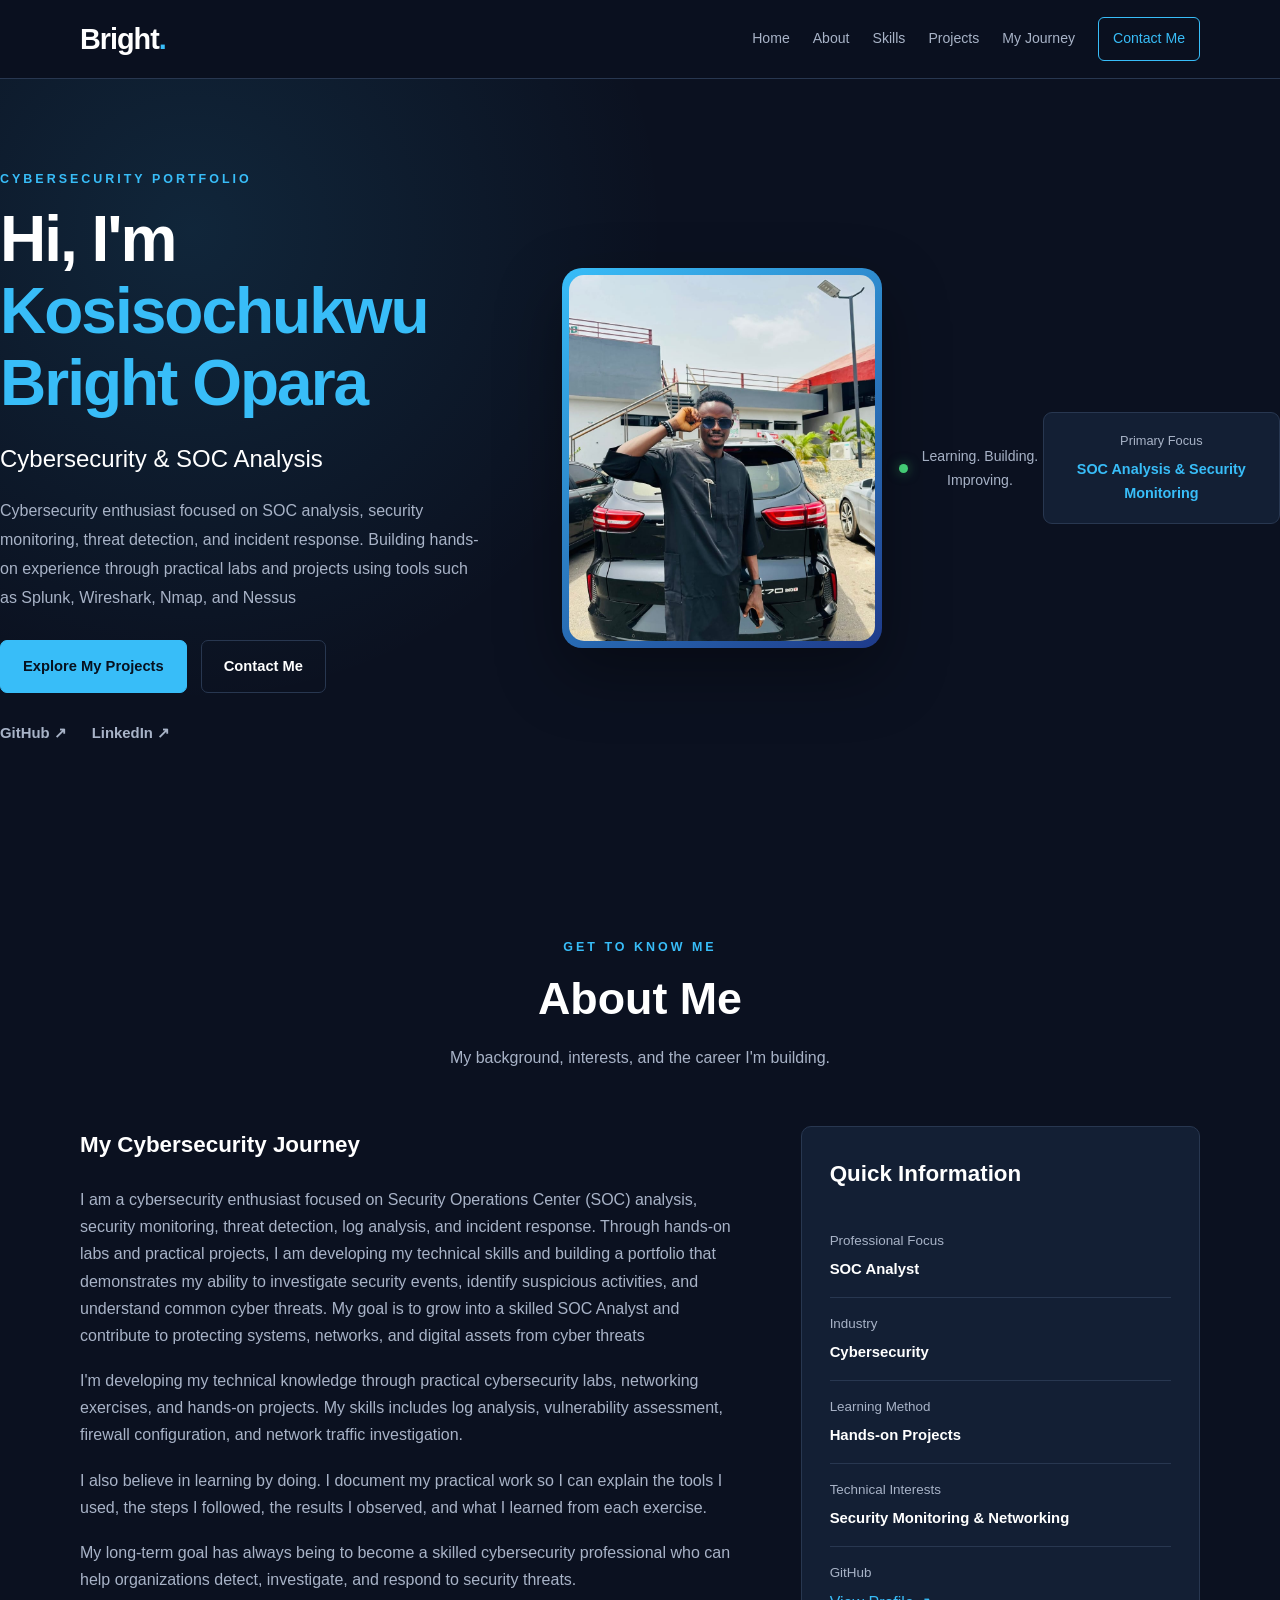
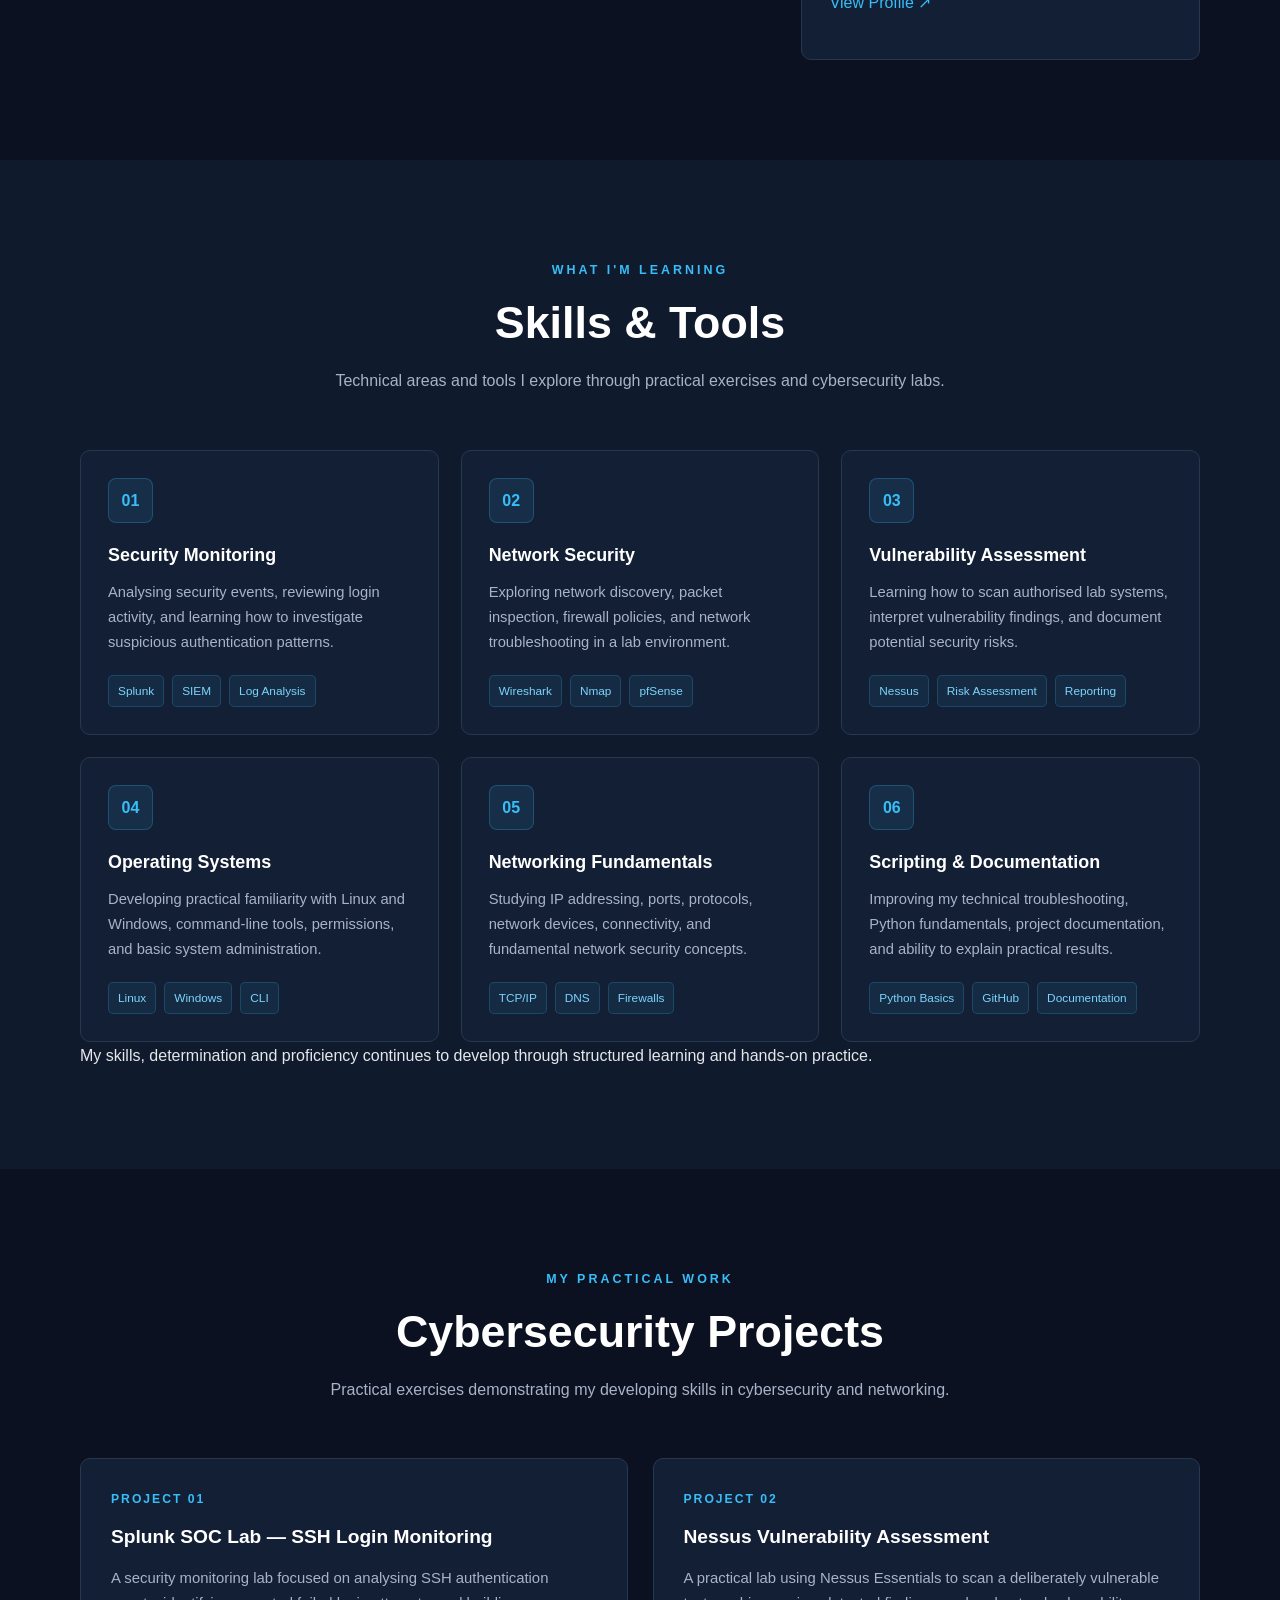
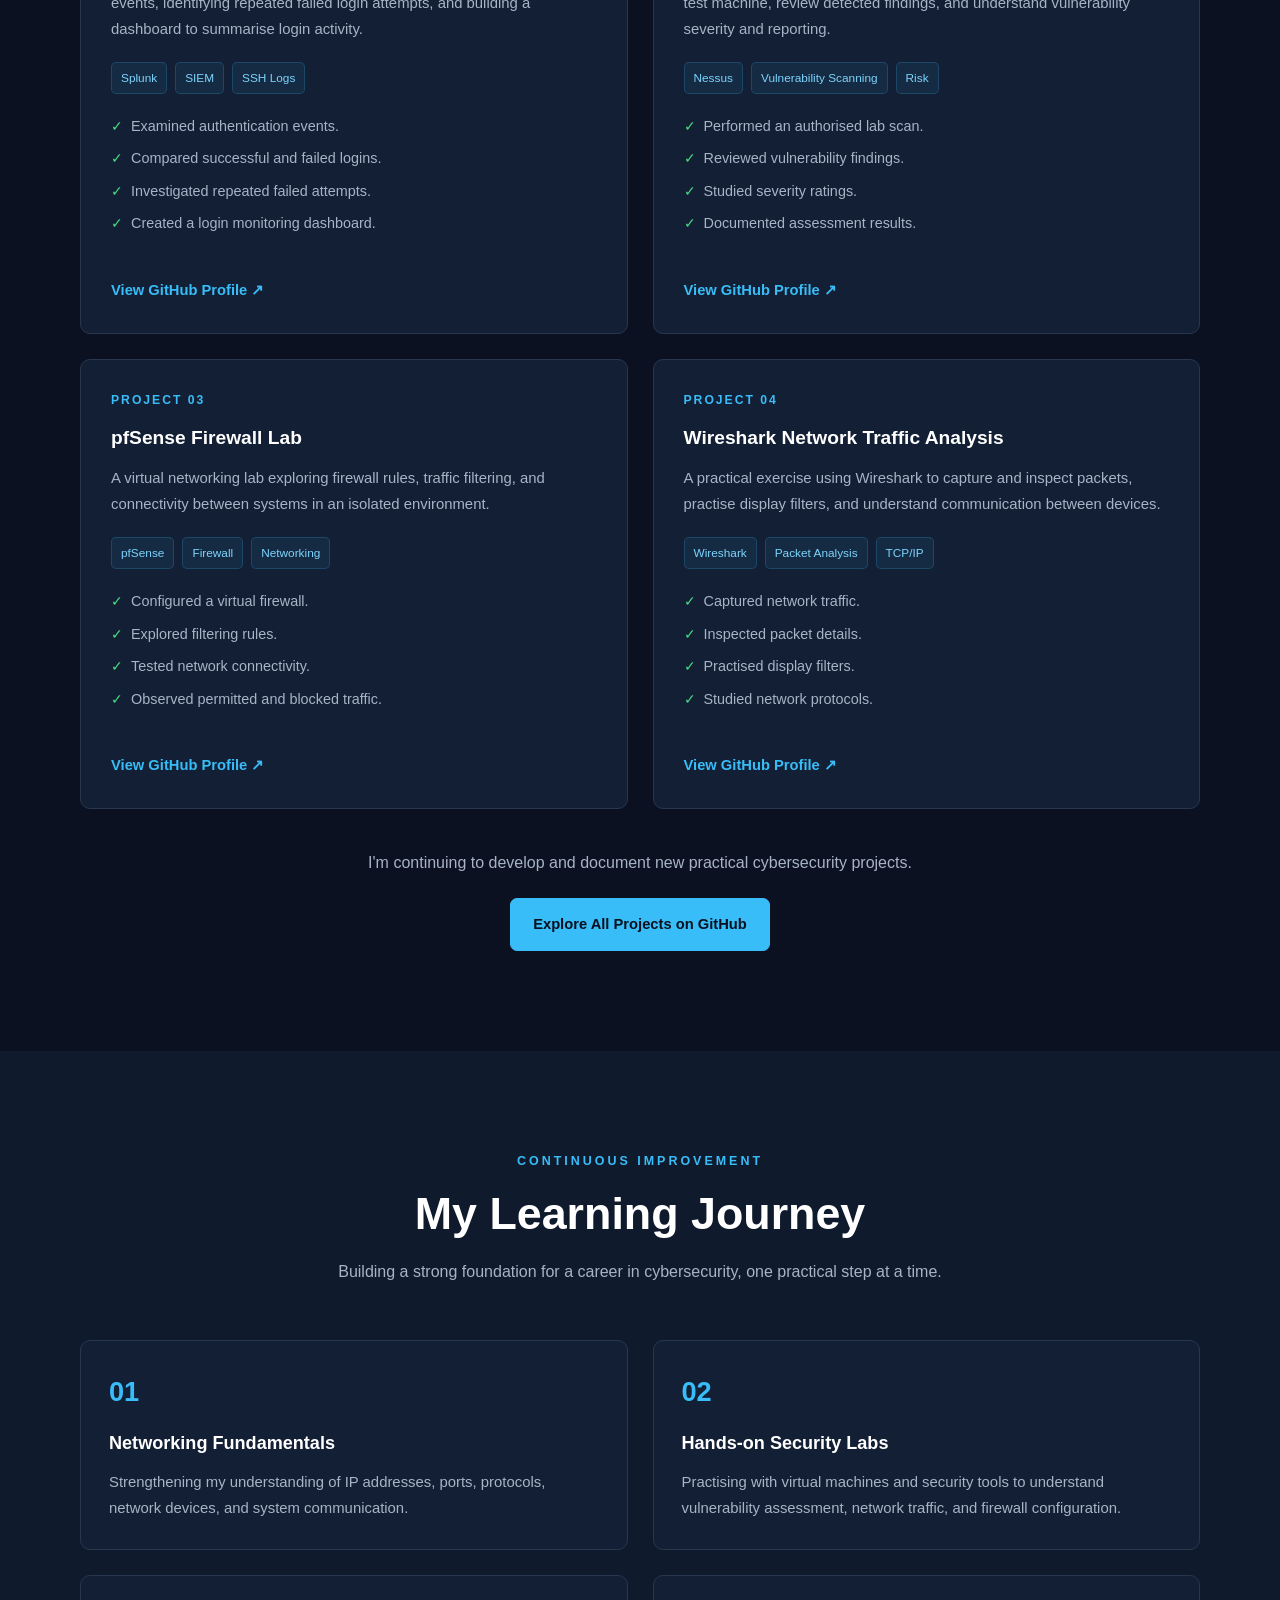
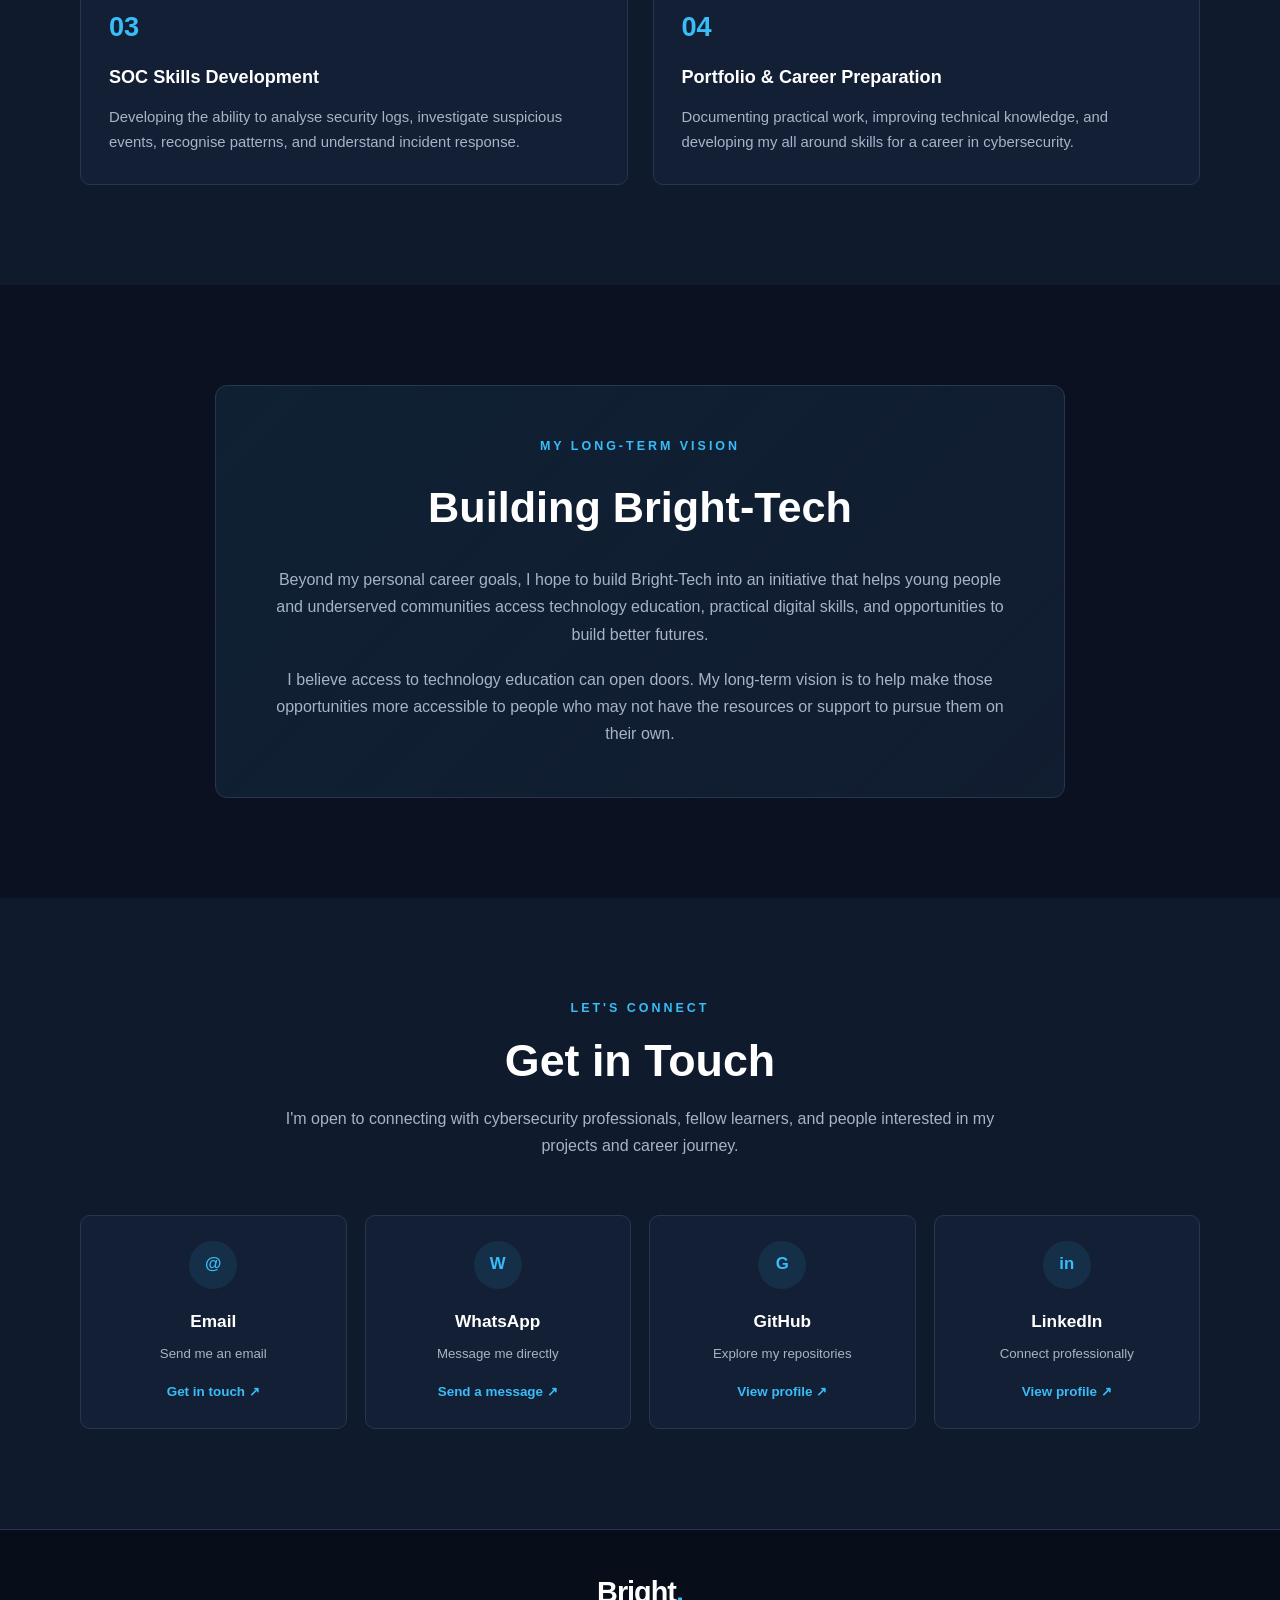
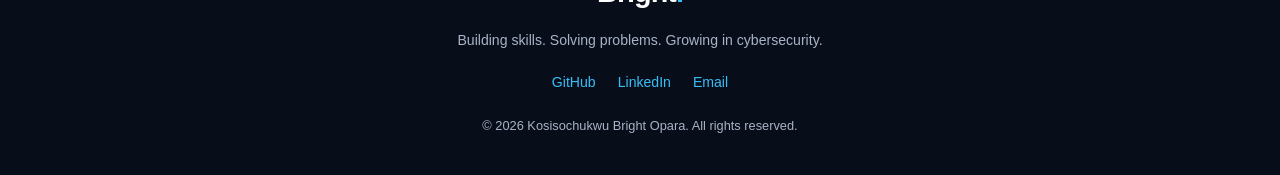
<file: index.html>
<!DOCTYPE html>
<html lang="en">

<head>
    <meta charset="UTF-8">
    <meta name="viewport" content="width=device-width, initial-scale=1.0">

    <meta name="author" content="Kosisochukwu Bright Opara">

    <meta name="description" content="Kosisochukwu Bright Opara's cybersecurity portfolio, featuring SOC Analyst learning, security monitoring, networking, and practical cybersecurity projects.">

    <meta name="theme-color" content="#0b1120">

    <meta property="og:title" content="Kosisochukwu Bright Opara | Cybersecurity Portfolio">

    <meta property="og:description" content="Explore my cybersecurity projects, technical skills, and journey toward becoming a SOC Analyst.">

    <meta property="og:type" content="website">

    <title>Kosisochukwu Bright Opara | Cybersecurity & SOC Analysis</title>

    <link rel="stylesheet" href="style.css">
</head>

<body>

    <!-- NAVIGATION -->

    <header class="header">

        <div class="container navbar">

            <a href="#home" class="logo">Bright<span>.</span></a>

            <nav class="nav-links" aria-label="Main navigation">
                <a href="#home">Home</a>
                <a href="#about">About</a>
                <a href="#skills">Skills</a>
                <a href="#projects">Projects</a>
                <a href="#journey">My Journey</a>
                <a href="#contact" class="nav-button">Contact Me</a>
            </nav>

        </div>

    </header>


    <main>

        <!-- HERO SECTION -->

        <section id="home" class="hero">

            <div class="container hero-content">

                <div class="hero-text">

                    <p class="eyebrow">CYBERSECURITY PORTFOLIO</p>

                    <h1>
                        Hi, I'm <span>Kosisochukwu Bright Opara</span>
                    </h1>

                    <h2>Cybersecurity & SOC Analysis</h2>

                    <p class="hero-description">
                        Cybersecurity enthusiast focused on SOC analysis, security monitoring, threat detection, and incident response. Building hands-on experience through practical labs and projects using tools such as Splunk, Wireshark, Nmap, and Nessus
                    </p>

                    <div class="hero-buttons">

                        <a href="#projects" class="button button-primary">
                            Explore My Projects
                        </a>

                        <a href="#contact" class="button button-outline">
                            Contact Me
                        </a>

                    </div>

                    <div class="social-links">

                        <a href="https://github.com/KosisochukwuBright"
                           target="_blank"
                           rel="noopener noreferrer">
                            GitHub ↗
                        </a>

                        <a href="https://www.linkedin.com/in/Kosisochukwubright"
                           target="_blank"
                           rel="noopener noreferrer">
                            LinkedIn ↗
                        </a>

                    </div>

                </div>


                <!-- YOUR PROFILE PICTURE -->

<div class="profile-area">

    <div class="picture-frame">

        <img
            src="kosisochukwu-bright-opara.jpg"
            alt="Portrait of Kosisochukwu Bright Opara"
            class="profile-image"
        >

    </div>

</div>

                    </div>

                    <div class="picture-caption">
                        <span class="status-dot"></span>
                        Learning. Building. Improving.
                    </div>

                    <div class="profile-specialty">
                        <span>Primary Focus</span>
                        <strong>SOC Analysis & Security Monitoring</strong>
                    </div>

                </div>

            </div>

        </section>


        <!-- ABOUT SECTION -->

        <section id="about" class="section">

            <div class="container">

                <div class="section-heading">

                    <p class="eyebrow">GET TO KNOW ME</p>

                    <h2>About Me</h2>

                    <p>
                        My background, interests, and the career I'm building.
                    </p>

                </div>


                <div class="about-grid">

                    <div class="about-text">

                        <h3>My Cybersecurity Journey</h3>

                        <p>
                            I am a cybersecurity enthusiast focused on Security Operations Center (SOC) analysis, security monitoring, threat detection, log analysis, and incident response. Through hands-on labs and practical projects, I am developing my technical skills and building a portfolio that demonstrates my ability to investigate security events, identify suspicious activities, and understand common cyber threats.

My goal is to grow into a skilled SOC Analyst and contribute to protecting systems, networks, and digital assets from cyber threats
                        </p>

                        <p>
                            I'm developing my technical knowledge through
                            practical cybersecurity labs, networking
                            exercises, and hands-on projects. My skills
                            includes log analysis, vulnerability assessment,
                            firewall configuration, and network traffic
                            investigation.
                        </p>

                        <p>
                            I also believe in learning by doing. I document my
                            practical work so I can explain the tools I used,
                            the steps I followed, the results I observed,
                            and what I learned from each exercise.
                        </p>

                        <p>
                            My long-term goal has always being to become a skilled
                            cybersecurity professional who can help
                            organizations detect, investigate, and respond
                            to security threats.
                        </p>

                    </div>


                    <div class="about-card">

                        <h3>Quick Information</h3>

                        <div class="info-row">
                            <span>Professional Focus</span>
                            <strong>SOC Analyst</strong>
                        </div>

                        <div class="info-row">
                            <span>Industry</span>
                            <strong>Cybersecurity</strong>
                        </div>

                        <div class="info-row">
                            <span>Learning Method</span>
                            <strong>Hands-on Projects</strong>
                        </div>

                        <div class="info-row">
                            <span>Technical Interests</span>
                            <strong>Security Monitoring & Networking</strong>
                        </div>

                        <div class="info-row">
                            <span>GitHub</span>
                            <a href="https://github.com/KosisochukwuBright"
                               target="_blank"
                               rel="noopener noreferrer">
                                View Profile ↗
                            </a>
                        </div>

                    </div>

                </div>

            </div>

        </section>


        <!-- SKILLS SECTION -->

        <section id="skills" class="section section-dark">

            <div class="container">

                <div class="section-heading">

                    <p class="eyebrow">WHAT I'M LEARNING</p>

                    <h2>Skills & Tools</h2>

                    <p>
                        Technical areas and tools I explore through
                        practical exercises and cybersecurity labs.
                    </p>

                </div>


                <div class="skills-grid">

                    <article class="skill-card">

                        <div class="skill-number">01</div>

                        <h3>Security Monitoring</h3>

                        <p>
                            Analysing security events, reviewing login
                            activity, and learning how to investigate
                            suspicious authentication patterns.
                        </p>

                        <div class="tags">
                            <span>Splunk</span>
                            <span>SIEM</span>
                            <span>Log Analysis</span>
                        </div>

                    </article>


                    <article class="skill-card">

                        <div class="skill-number">02</div>

                        <h3>Network Security</h3>

                        <p>
                            Exploring network discovery, packet inspection,
                            firewall policies, and network troubleshooting
                            in a lab environment.
                        </p>

                        <div class="tags">
                            <span>Wireshark</span>
                            <span>Nmap</span>
                            <span>pfSense</span>
                        </div>

                    </article>


                    <article class="skill-card">

                        <div class="skill-number">03</div>

                        <h3>Vulnerability Assessment</h3>

                        <p>
                            Learning how to scan authorised lab systems,
                            interpret vulnerability findings, and
                            document potential security risks.
                        </p>

                        <div class="tags">
                            <span>Nessus</span>
                            <span>Risk Assessment</span>
                            <span>Reporting</span>
                        </div>

                    </article>


                    <article class="skill-card">

                        <div class="skill-number">04</div>

                        <h3>Operating Systems</h3>

                        <p>
                            Developing practical familiarity with Linux
                            and Windows, command-line tools, permissions,
                            and basic system administration.
                        </p>

                        <div class="tags">
                            <span>Linux</span>
                            <span>Windows</span>
                            <span>CLI</span>
                        </div>

                    </article>


                    <article class="skill-card">

                        <div class="skill-number">05</div>

                        <h3>Networking Fundamentals</h3>

                        <p>
                            Studying IP addressing, ports, protocols,
                            network devices, connectivity, and fundamental
                            network security concepts.
                        </p>

                        <div class="tags">
                            <span>TCP/IP</span>
                            <span>DNS</span>
                            <span>Firewalls</span>
                        </div>

                    </article>


                    <article class="skill-card">

                        <div class="skill-number">06</div>

                        <h3>Scripting & Documentation</h3>

                        <p>
                            Improving my technical troubleshooting,
                            Python fundamentals, project documentation,
                            and ability to explain practical results.
                        </p>

                        <div class="tags">
                            <span>Python Basics</span>
                            <span>GitHub</span>
                            <span>Documentation</span>
                        </div>

                    </article>

                </div>

                <p class="skills-note">
                    My skills, determination and proficiency continues to develop through
                    structured learning and hands-on practice.
                </p>

            </div>

        </section>


        <!-- PROJECTS SECTION -->

        <section id="projects" class="section">

            <div class="container">

                <div class="section-heading">

                    <p class="eyebrow">MY PRACTICAL WORK</p>

                    <h2>Cybersecurity Projects</h2>

                    <p>
                        Practical exercises demonstrating my developing
                        skills in cybersecurity and networking.
                    </p>

                </div>


                <div class="projects-grid">


                    <!-- PROJECT 1 -->

                    <article class="project-card">

                        <p class="project-number">PROJECT 01</p>

                        <h3>Splunk SOC Lab — SSH Login Monitoring</h3>

                        <p>
                            A security monitoring lab focused on analysing
                            SSH authentication events, identifying repeated
                            failed login attempts, and building a dashboard
                            to summarise login activity.
                        </p>

                        <div class="tags">
                            <span>Splunk</span>
                            <span>SIEM</span>
                            <span>SSH Logs</span>
                        </div>

                        <ul class="project-list">
                            <li>Examined authentication events.</li>
                            <li>Compared successful and failed logins.</li>
                            <li>Investigated repeated failed attempts.</li>
                            <li>Created a login monitoring dashboard.</li>
                        </ul>

                        <a class="project-link"
                           href="https://github.com/KosisochukwuBright"
                           target="_blank"
                           rel="noopener noreferrer">
                            View GitHub Profile ↗
                        </a>

                    </article>


                    <!-- PROJECT 2 -->

                    <article class="project-card">

                        <p class="project-number">PROJECT 02</p>

                        <h3>Nessus Vulnerability Assessment</h3>

                        <p>
                            A practical lab using Nessus Essentials to scan
                            a deliberately vulnerable test machine, review
                            detected findings, and understand vulnerability
                            severity and reporting.
                        </p>

                        <div class="tags">
                            <span>Nessus</span>
                            <span>Vulnerability Scanning</span>
                            <span>Risk</span>
                        </div>

                        <ul class="project-list">
                            <li>Performed an authorised lab scan.</li>
                            <li>Reviewed vulnerability findings.</li>
                            <li>Studied severity ratings.</li>
                            <li>Documented assessment results.</li>
                        </ul>

                        <a class="project-link"
                           href="https://github.com/KosisochukwuBright"
                           target="_blank"
                           rel="noopener noreferrer">
                            View GitHub Profile ↗
                        </a>

                    </article>


                    <!-- PROJECT 3 -->

                    <article class="project-card">

                        <p class="project-number">PROJECT 03</p>

                        <h3>pfSense Firewall Lab</h3>

                        <p>
                            A virtual networking lab exploring firewall
                            rules, traffic filtering, and connectivity
                            between systems in an isolated environment.
                        </p>

                        <div class="tags">
                            <span>pfSense</span>
                            <span>Firewall</span>
                            <span>Networking</span>
                        </div>

                        <ul class="project-list">
                            <li>Configured a virtual firewall.</li>
                            <li>Explored filtering rules.</li>
                            <li>Tested network connectivity.</li>
                            <li>Observed permitted and blocked traffic.</li>
                        </ul>

                        <a class="project-link"
                           href="https://github.com/KosisochukwuBright"
                           target="_blank"
                           rel="noopener noreferrer">
                            View GitHub Profile ↗
                        </a>

                    </article>


                    <!-- PROJECT 4 -->

                    <article class="project-card">

                        <p class="project-number">PROJECT 04</p>

                        <h3>Wireshark Network Traffic Analysis</h3>

                        <p>
                            A practical exercise using Wireshark to capture
                            and inspect packets, practise display filters,
                            and understand communication between devices.
                        </p>

                        <div class="tags">
                            <span>Wireshark</span>
                            <span>Packet Analysis</span>
                            <span>TCP/IP</span>
                        </div>

                        <ul class="project-list">
                            <li>Captured network traffic.</li>
                            <li>Inspected packet details.</li>
                            <li>Practised display filters.</li>
                            <li>Studied network protocols.</li>
                        </ul>

                        <a class="project-link"
                           href="https://github.com/KosisochukwuBright"
                           target="_blank"
                           rel="noopener noreferrer">
                            View GitHub Profile ↗
                        </a>

                    </article>


                </div>


                <div class="projects-footer">

                    <p>
                        I'm continuing to develop and document new
                        practical cybersecurity projects.
                    </p>

                    <a href="https://github.com/KosisochukwuBright"
                       target="_blank"
                       rel="noopener noreferrer"
                       class="button button-primary">
                        Explore All Projects on GitHub
                    </a>

                </div>

            </div>

        </section>


        <!-- LEARNING JOURNEY -->

        <section id="journey" class="section section-dark">

            <div class="container">

                <div class="section-heading">

                    <p class="eyebrow">CONTINUOUS IMPROVEMENT</p>

                    <h2>My Learning Journey</h2>

                    <p>
                        Building a strong foundation for a career
                        in cybersecurity, one practical step at a time.
                    </p>

                </div>


                <div class="journey-grid">

                    <article class="journey-card">

                        <span class="journey-number">01</span>

                        <h3>Networking Fundamentals</h3>

                        <p>
                            Strengthening my understanding of IP addresses,
                            ports, protocols, network devices, and
                            system communication.
                        </p>

                    </article>


                    <article class="journey-card">

                        <span class="journey-number">02</span>

                        <h3>Hands-on Security Labs</h3>

                        <p>
                            Practising with virtual machines and security
                            tools to understand vulnerability assessment,
                            network traffic, and firewall configuration.
                        </p>

                    </article>


                    <article class="journey-card">

                        <span class="journey-number">03</span>

                        <h3>SOC Skills Development</h3>

                        <p>
                            Developing the ability to analyse security logs,
                            investigate suspicious events, recognise
                            patterns, and understand incident response.
                        </p>

                    </article>


                    <article class="journey-card">

                        <span class="journey-number">04</span>

                        <h3>Portfolio & Career Preparation</h3>

                        <p>
                            Documenting practical work, improving technical
                            knowledge, and developing my all around skills for a career in cybersecurity.
                        </p>

                    </article>

                </div>

            </div>

        </section>


        <!-- BRIGHT TECH VISION -->

        <section id="bright-tech" class="section">

            <div class="container">

                <div class="vision-card">

                    <p class="eyebrow">MY LONG-TERM VISION</p>

                    <h2>Building Bright-Tech</h2>

                    <p>
                        Beyond my personal career goals, I hope to build
                        Bright-Tech into an initiative that helps young
                        people and underserved communities access technology
                        education, practical digital skills, and opportunities
                        to build better futures.
                    </p>

                    <p>
                        I believe access to technology education can open
                        doors. My long-term vision is to help make those
                        opportunities more accessible to people who may not have the resources or support to pursue them on their own.
                    </p>

                </div>

            </div>

        </section>


        <!-- CONTACT SECTION -->

        <section id="contact" class="section section-dark">

            <div class="container">

                <div class="section-heading">

                    <p class="eyebrow">LET'S CONNECT</p>

                    <h2>Get in Touch</h2>

                    <p>
                        I'm open to connecting with cybersecurity
                        professionals, fellow learners, and people
                        interested in my projects and career journey.
                    </p>

                </div>


                <div class="contact-grid">


                    <a class="contact-card"
                       href="mailto:Kosisochukwubright12@gmail.com">

                        <span class="contact-icon">@</span>

                        <h3>Email</h3>

                        <p>Send me an email</p>

                        <span class="contact-action">Get in touch ↗</span>

                    </a>


                    <a class="contact-card"
                       href=""
                       target="_blank"
                       rel="noopener noreferrer">

                        <span class="contact-icon">W</span>

                        <h3>WhatsApp</h3>

                        <p>Message me directly</p>

                        <span class="contact-action">Send a message ↗</span>

                    </a>


                    <a class="contact-card"
                       href="https://github.com/KosisochukwuBright"
                       target="_blank"
                       rel="noopener noreferrer">

                        <span class="contact-icon">G</span>

                        <h3>GitHub</h3>

                        <p>Explore my repositories</p>

                        <span class="contact-action">View profile ↗</span>

                    </a>


                    <a class="contact-card"
                       href="https://www.linkedin.com/in/Kosisochukwubright"
                       target="_blank"
                       rel="noopener noreferrer">

                        <span class="contact-icon">in</span>

                        <h3>LinkedIn</h3>

                        <p>Connect professionally</p>

                        <span class="contact-action">View profile ↗</span>

                    </a>


                </div>

            </div>

        </section>

    </main>


    <!-- FOOTER -->

    <footer class="footer">

        <div class="container footer-content">

            <a href="#home" class="logo">Bright<span>.</span></a>

            <p>
                Building skills. Solving problems. Growing in cybersecurity.
            </p>

            <div class="footer-socials">

                <a href="https://github.com/KosisochukwuBright"
                   target="_blank"
                   rel="noopener noreferrer">
                    GitHub
                </a>

                <a href="https://www.linkedin.com/in/Kosisochukwubright"
                   target="_blank"
                   rel="noopener noreferrer">
                    LinkedIn
                </a>

                <a href="mailto:Kosisochukwubright12@gmail.com">
                    Email
                </a>

            </div>

            <p class="copyright">
                &copy; <span id="current-year">2026</span>
                Kosisochukwu Bright Opara. All rights reserved.
            </p>

        </div>

    </footer>


    <!-- AUTOMATIC COPYRIGHT YEAR -->

    <script>
        document.getElementById("current-year").textContent =
            new Date().getFullYear();
    </script>

</body>

</html>
</file>
<file: style.css>
/* ========================================
   1. GLOBAL SETTINGS
======================================== */

:root {
    --background: #0b1120;
    --background-light: #101a2d;
    --card-background: #131f34;
    --primary: #38bdf8;
    --primary-hover: #7dd3fc;
    --text: #e5e7eb;
    --muted: #a8b3c7;
    --border: #283750;
    --green: #4ade80;
}

* {
    margin: 0;
    padding: 0;
    box-sizing: border-box;
}

html {
    scroll-behavior: smooth;
    scroll-padding-top: 95px;
}

body {
    min-width: 0;
    width: 100%;
    font-family: Arial, Helvetica, sans-serif;
    background: var(--background);
    color: var(--text);
    line-height: 1.7;
    overflow-x: hidden;
}

a {
    color: inherit;
    text-decoration: none;
}

img {
    display: block;
    max-width: 100%;
}

button,
a {
    -webkit-tap-highlight-color: transparent;
}

.container {
    width: min(1120px, 90%);
    margin: 0 auto;
}

.section {
    padding: 100px 0;
}

.section-dark {
    background: var(--background-light);
}


/* ========================================
   2. REUSABLE COMPONENTS
======================================== */

.eyebrow {
    color: var(--primary);
    font-size: 0.78rem;
    font-weight: 700;
    letter-spacing: 3px;
    margin-bottom: 14px;
}

.section-heading {
    max-width: 720px;
    margin: 0 auto 55px;
    text-align: center;
}

.section-heading h2 {
    color: #ffffff;
    font-size: clamp(2rem, 4vw, 2.8rem);
    line-height: 1.2;
    margin-bottom: 18px;
}

.section-heading > p:last-child {
    color: var(--muted);
}

.button {
    display: inline-flex;
    align-items: center;
    justify-content: center;
    padding: 13px 22px;
    border-radius: 7px;
    font-size: 0.92rem;
    font-weight: 700;
    transition: transform 0.25s ease, background-color 0.25s ease,
        color 0.25s ease, border-color 0.25s ease;
}

.button:hover {
    transform: translateY(-3px);
}

.button-primary {
    background: var(--primary);
    color: #07111f;
    border: 1px solid var(--primary);
}

.button-primary:hover {
    background: var(--primary-hover);
    border-color: var(--primary-hover);
}

.button-outline {
    color: #ffffff;
    background: transparent;
    border: 1px solid var(--border);
}

.button-outline:hover {
    border-color: var(--primary);
    color: var(--primary);
}


/* ========================================
   3. HEADER AND NAVIGATION
======================================== */

.header {
    position: sticky;
    top: 0;
    z-index: 1000;
    background: rgba(11, 17, 32, 0.96);
    border-bottom: 1px solid var(--border);
    backdrop-filter: blur(12px);
}

.navbar {
    min-height: 78px;
    display: flex;
    align-items: center;
    justify-content: space-between;
    gap: 25px;
}

.logo {
    color: #ffffff;
    font-size: 1.8rem;
    font-weight: 800;
    letter-spacing: -1px;
    flex-shrink: 0;
}

.logo span {
    color: var(--primary);
}

.nav-links {
    display: flex;
    align-items: center;
    justify-content: flex-end;
    gap: 23px;
}

.nav-links a {
    color: var(--muted);
    font-size: 0.88rem;
    transition: color 0.2s ease;
}

.nav-links a:hover {
    color: var(--primary);
}

.nav-links .nav-button {
    color: var(--primary);
    border: 1px solid var(--primary);
    padding: 9px 14px;
    border-radius: 6px;
}

.nav-links .nav-button:hover {
    background: var(--primary);
    color: #07111f;
}


/* ========================================
   4. HERO SECTION
======================================== */

.hero {
    min-height: 680px;
    display: flex;
    align-items: center;
    padding: 90px 0;
    background:
        radial-gradient(
            circle at 15% 20%,
            rgba(56, 189, 248, 0.12),
            transparent 38%
        ),
        var(--background);
}

.hero-content {
    display: grid;
    grid-template-columns: minmax(0, 1.15fr) minmax(0, 0.85fr);
    align-items: center;
    gap: 65px;
    width: 100%;
    min-width: 0;
}

.hero-text {
    min-width: 0;
    max-width: 100%;
}

.hero-text h1 {
    color: #ffffff;
    font-size: clamp(2.5rem, 5vw, 4rem);
    letter-spacing: -2px;
    line-height: 1.12;
    margin-bottom: 22px;
    overflow-wrap: normal;
    word-break: normal;
}

.hero-text h1 span {
    color: var(--primary);
}

.hero-text h2 {
    color: #ffffff;
    font-size: 1.5rem;
    font-weight: 500;
    line-height: 1.5;
    margin-bottom: 20px;
}

.hero-description {
    max-width: 620px;
    color: var(--muted);
    font-size: 1rem;
    line-height: 1.8;
    margin-bottom: 28px;
}

.hero-buttons {
    display: flex;
    flex-wrap: wrap;
    gap: 14px;
    margin-bottom: 28px;
}

.social-links {
    display: flex;
    flex-wrap: wrap;
    gap: 20px 25px;
}

.social-links a {
    color: var(--muted);
    font-size: 0.93rem;
    font-weight: 600;
    transition: color 0.2s ease;
}

.social-links a:hover {
    color: var(--primary);
}


/* ========================================
   5. PROFILE PICTURE
======================================== */

.profile-area {
    display: flex;
    flex-direction: column;
    align-items: center;
    justify-content: center;
    min-width: 0;
}

.picture-frame {
    position: relative;
    width: 320px;
    max-width: 100%;
    height: 380px;
    padding: 7px;
    border-radius: 20px;
    background: linear-gradient(145deg, var(--primary), #1e3a8a);
    box-shadow: 0 25px 65px rgba(0, 0, 0, 0.35);
}

.profile-image {
    width: 100%;
    height: 100%;
    object-fit: cover;
    object-position: center;
    border-radius: 15px;
    background: var(--card-background);
}

.picture-caption {
    display: flex;
    align-items: center;
    justify-content: center;
    gap: 9px;
    margin-top: 22px;
    color: var(--muted);
    font-size: 0.88rem;
    text-align: center;
}

.status-dot {
    width: 9px;
    height: 9px;
    background: var(--green);
    border-radius: 50%;
    box-shadow: 0 0 12px rgba(74, 222, 128, 0.5);
    flex-shrink: 0;
}

.profile-specialty {
    width: min(320px, 100%);
    margin-top: 20px;
    padding: 17px 20px;
    background: var(--card-background);
    border: 1px solid var(--border);
    border-radius: 9px;
    text-align: center;
}

.profile-specialty span {
    display: block;
    color: var(--muted);
    font-size: 0.8rem;
    margin-bottom: 5px;
}

.profile-specialty strong {
    display: block;
    color: var(--primary);
    font-size: 0.9rem;
}


/* ========================================
   6. ABOUT SECTION
======================================== */

.about-grid {
    display: grid;
    grid-template-columns: minmax(0, 1.25fr) minmax(0, 0.75fr);
    gap: 55px;
    align-items: start;
}

.about-text h3,
.about-card h3 {
    color: #ffffff;
    font-size: 1.4rem;
    margin-bottom: 22px;
}

.about-text p {
    color: var(--muted);
    margin-bottom: 18px;
}

.about-card {
    min-width: 0;
    background: var(--card-background);
    border: 1px solid var(--border);
    border-radius: 10px;
    padding: 28px;
}

.info-row {
    padding: 15px 0;
    border-bottom: 1px solid var(--border);
}

.info-row:last-child {
    border-bottom: none;
}

.info-row span {
    display: block;
    color: var(--muted);
    font-size: 0.84rem;
    margin-bottom: 4px;
}

.info-row strong {
    display: block;
    color: #ffffff;
    font-size: 0.93rem;
}

.info-row a {
    color: var(--primary);
    overflow-wrap: anywhere;
}

.info-row a:hover {
    text-decoration: underline;
}


/* ========================================
   7. SKILLS SECTION
======================================== */

.skills-grid {
    display: grid;
    grid-template-columns: repeat(3, minmax(0, 1fr));
    gap: 22px;
}

.skill-card {
    min-width: 0;
    background: var(--card-background);
    border: 1px solid var(--border);
    border-radius: 10px;
    padding: 27px;
    transition: transform 0.25s ease, border-color 0.25s ease;
}

.skill-card:hover {
    transform: translateY(-5px);
    border-color: var(--primary);
}

.skill-number {
    display: flex;
    align-items: center;
    justify-content: center;
    width: 45px;
    height: 45px;
    margin-bottom: 20px;
    border-radius: 8px;
    background: rgba(56, 189, 248, 0.1);
    border: 1px solid rgba(56, 189, 248, 0.25);
    color: var(--primary);
    font-weight: 800;
}

.skill-card h3 {
    color: #ffffff;
    font-size: 1.12rem;
    line-height: 1.4;
    margin-bottom: 12px;
}

.skill-card > p {
    color: var(--muted);
    font-size: 0.92rem;
    margin-bottom: 20px;
}

.tags {
    display: flex;
    flex-wrap: wrap;
    gap: 8px;
}

.tags span {
    padding: 5px 9px;
    border: 1px solid rgba(56, 189, 248, 0.2);
    border-radius: 5px;
    background: rgba(56, 189, 248, 0.08);
    color: #7dd3fc;
    font-size: 0.74rem;
}


/* ========================================
   8. PROJECTS SECTION
======================================== */

.projects-grid {
    display: grid;
    grid-template-columns: repeat(2, minmax(0, 1fr));
    gap: 25px;
}

.project-card {
    display: flex;
    flex-direction: column;
    min-width: 0;
    padding: 30px;
    background: var(--card-background);
    border: 1px solid var(--border);
    border-radius: 10px;
    transition: transform 0.25s ease, border-color 0.25s ease;
}

.project-card:hover {
    transform: translateY(-5px);
    border-color: var(--primary);
}

.project-number {
    color: var(--primary);
    font-size: 0.76rem;
    font-weight: 700;
    letter-spacing: 2px;
    margin-bottom: 14px;
}

.project-card h3 {
    color: #ffffff;
    font-size: 1.2rem;
    line-height: 1.4;
    margin-bottom: 15px;
}

.project-card > p:not(.project-number) {
    color: var(--muted);
    font-size: 0.93rem;
    margin-bottom: 20px;
}

.project-card .tags {
    margin-bottom: 20px;
}

.project-list {
    list-style: none;
    margin-bottom: 24px;
}

.project-list li {
    position: relative;
    color: var(--muted);
    font-size: 0.9rem;
    padding-left: 20px;
    margin-bottom: 8px;
}

.project-list li::before {
    content: "✓";
    position: absolute;
    left: 0;
    color: var(--green);
}

.project-link {
    display: inline-block;
    align-self: flex-start;
    margin-top: auto;
    padding-top: 10px;
    color: var(--primary);
    font-weight: 700;
    font-size: 0.92rem;
}

.project-link:hover {
    color: #ffffff;
}

.projects-footer {
    margin-top: 40px;
    text-align: center;
}

.projects-footer p {
    color: var(--muted);
    margin-bottom: 22px;
}


/* ========================================
   9. LEARNING JOURNEY
======================================== */

.journey-grid {
    display: grid;
    grid-template-columns: repeat(2, minmax(0, 1fr));
    gap: 25px;
}

.journey-card {
    min-width: 0;
    padding: 28px;
    background: var(--card-background);
    border: 1px solid var(--border);
    border-radius: 10px;
    transition: border-color 0.25s ease;
}

.journey-card:hover {
    border-color: var(--primary);
}

.journey-number {
    display: inline-block;
    color: var(--primary);
    font-size: 1.7rem;
    font-weight: 800;
    margin-bottom: 12px;
}

.journey-card h3 {
    color: #ffffff;
    font-size: 1.13rem;
    margin-bottom: 12px;
}

.journey-card p {
    color: var(--muted);
    font-size: 0.93rem;
}


/* ========================================
   10. BRIGHT TECH VISION
======================================== */

.vision-card {
    max-width: 850px;
    margin: 0 auto;
    padding: 50px;
    text-align: center;
    background: linear-gradient(
        135deg,
        rgba(56, 189, 248, 0.09),
        rgba(19, 31, 52, 0.8)
    );
    border: 1px solid var(--border);
    border-radius: 12px;
}

.vision-card h2 {
    color: #ffffff;
    font-size: clamp(2rem, 4vw, 2.7rem);
    margin-bottom: 22px;
}

.vision-card > p:not(.eyebrow) {
    color: var(--muted);
    margin-bottom: 18px;
}

.vision-card > p:last-child {
    margin-bottom: 0;
}


/* ========================================
   11. CONTACT SECTION
======================================== */

.contact-grid {
    display: grid;
    grid-template-columns: repeat(4, minmax(0, 1fr));
    gap: 18px;
}

.contact-card {
    display: flex;
    flex-direction: column;
    align-items: center;
    min-width: 0;
    padding: 25px 16px;
    text-align: center;
    background: var(--card-background);
    border: 1px solid var(--border);
    border-radius: 10px;
    transition: transform 0.25s ease, border-color 0.25s ease;
}

.contact-card:hover {
    transform: translateY(-5px);
    border-color: var(--primary);
}

.contact-icon {
    display: flex;
    align-items: center;
    justify-content: center;
    width: 48px;
    height: 48px;
    margin-bottom: 18px;
    border-radius: 50%;
    background: rgba(56, 189, 248, 0.1);
    color: var(--primary);
    font-size: 1.05rem;
    font-weight: 800;
}

.contact-card h3 {
    color: #ffffff;
    font-size: 1.08rem;
    margin-bottom: 7px;
}

.contact-card p {
    color: var(--muted);
    font-size: 0.83rem;
    margin-bottom: 15px;
}

.contact-action {
    color: var(--primary);
    font-size: 0.84rem;
    font-weight: 700;
    margin-top: auto;
}


/* ========================================
   12. FOOTER
======================================== */

.footer {
    padding: 38px 0;
    background: #080e19;
    border-top: 1px solid var(--border);
}

.footer-content {
    text-align: center;
}

.footer-content .logo {
    display: inline-block;
    margin-bottom: 12px;
}

.footer-content > p {
    color: var(--muted);
    font-size: 0.88rem;
    margin-bottom: 12px;
}

.footer-socials {
    display: flex;
    justify-content: center;
    flex-wrap: wrap;
    gap: 22px;
    margin: 18px 0;
}

.footer-socials a {
    color: var(--primary);
    font-size: 0.88rem;
}

.footer-socials a:hover {
    color: #ffffff;
}

.footer-content .copyright {
    margin-top: 20px;
    margin-bottom: 0;
    font-size: 0.8rem;
}


/* ========================================
   13. KEYBOARD ACCESSIBILITY
======================================== */

a:focus-visible {
    outline: 2px solid var(--primary);
    outline-offset: 4px;
}


/* ========================================
   14. TABLET LAYOUT
======================================== */

@media (max-width: 950px) {
    .navbar {
        padding: 14px 0;
        flex-wrap: wrap;
    }

    .nav-links {
        gap: 15px;
    }

    .nav-links a {
        font-size: 0.82rem;
    }

    .hero {
        min-height: auto;
        padding: 75px 0;
    }

    .hero-content {
        grid-template-columns: minmax(0, 1fr) minmax(0, 0.8fr);
        gap: 35px;
    }

    .hero-text h1 {
        font-size: clamp(2.2rem, 4.5vw, 3.2rem);
        letter-spacing: -1.2px;
    }

    .hero-text h2 {
        font-size: 1.3rem;
    }

    .picture-frame {
        width: 280px;
        height: 340px;
    }

    .about-grid {
        gap: 35px;
    }

    .skills-grid {
        grid-template-columns: repeat(2, minmax(0, 1fr));
    }

    .contact-grid {
        grid-template-columns: repeat(2, minmax(0, 1fr));
    }
}


/* ========================================
   15. MOBILE LAYOUT
======================================== */

@media (max-width: 700px) {
    html {
        scroll-padding-top: 130px;
    }

    .container {
        width: 90%;
        max-width: 100%;
        margin-left: auto;
        margin-right: auto;
    }

    .section {
        padding: 72px 0;
    }

    .navbar {
        flex-direction: column;
        justify-content: center;
        gap: 12px;
        padding: 16px 0;
    }

    .nav-links {
        width: 100%;
        justify-content: center;
        flex-wrap: wrap;
        gap: 12px 17px;
    }

    .nav-links a {
        font-size: 0.82rem;
    }

    .hero {
        width: 100%;
        min-height: auto;
        padding: 45px 0 55px;
    }

    .hero-content {
        width: 100%;
        min-width: 0;
        grid-template-columns: minmax(0, 1fr);
        gap: 35px;
    }

    .hero-text {
        width: 100%;
        max-width: 100%;
        min-width: 0;
        text-align: left;
    }

    .hero-text h1 {
        max-width: 100%;
        font-size: clamp(2rem, 7.5vw, 2.8rem);
        letter-spacing: -0.7px;
        line-height: 1.15;
        overflow-wrap: normal;
        word-break: normal;
    }

    .hero-text h2 {
        font-size: 1.2rem;
        line-height: 1.5;
        margin-bottom: 16px;
    }

    .hero-description {
        width: 100%;
        max-width: 100%;
        font-size: 1rem;
        line-height: 1.8;
        margin-bottom: 24px;
        overflow-wrap: anywhere;
    }

    .hero-buttons {
        gap: 12px;
        margin-bottom: 25px;
    }

    .hero-buttons .button {
        min-height: 46px;
        padding: 12px 17px;
        text-align: center;
    }

    .social-links {
        gap: 15px 20px;
    }

    .social-links a {
        font-size: 0.9rem;
    }

    .profile-area {
        width: 100%;
        min-width: 0;
    }

    .picture-frame {
        width: min(280px, 100%);
        height: 330px;
    }

    .profile-specialty {
        width: min(320px, 100%);
    }

    .about-grid {
        grid-template-columns: minmax(0, 1fr);
        gap: 35px;
    }

    .skills-grid,
    .projects-grid,
    .journey-grid {
        grid-template-columns: minmax(0, 1fr);
    }

    .vision-card {
        padding: 32px 22px;
    }

    .contact-grid {
        grid-template-columns: repeat(2, minmax(0, 1fr));
        gap: 12px;
    }

    .contact-card {
        padding: 22px 12px;
    }

    .section-heading {
        margin-bottom: 40px;
    }
}


/* ========================================
   16. SMALL MOBILE SCREENS
======================================== */

@media (max-width: 400px) {
    .hero {
        padding: 40px 0 50px;
    }

    .hero-text h1 {
        font-size: 1.9rem;
        letter-spacing: -0.6px;
    }

    .hero-text h2 {
        font-size: 1.1rem;
    }

    .hero-buttons {
        flex-direction: column;
        align-items: stretch;
    }

    .hero-buttons .button {
        width: 100%;
    }

    .contact-grid {
        grid-template-columns: minmax(0, 1fr);
    }

    .picture-frame {
        width: min(250px, 100%);
        height: 300px;
    }

    .project-card,
    .skill-card,
    .journey-card {
        padding: 22px;
    }

    .logo {
        font-size: 1.6rem;
    }

    .nav-links {
        gap: 10px 14px;
    }
}
</file>
